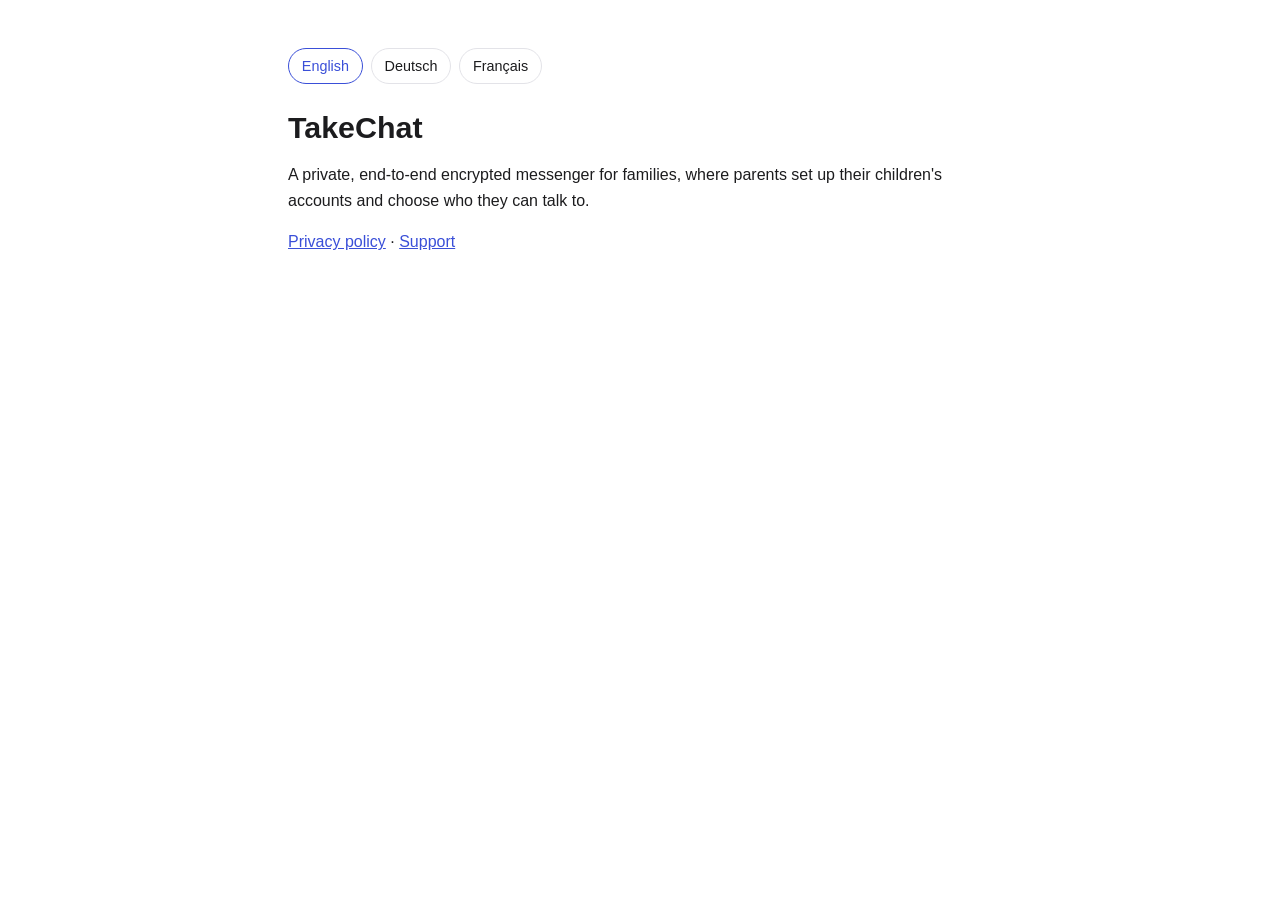
<file: site/index.html>
<!doctype html>
<!--
  TakeChat public home page: a short introduction and the links to the privacy policy and support.
  Every change updates English, German and French together (README.md, "Languages").
-->
<html lang="en">
<head>
  <meta charset="utf-8">
  <meta name="viewport" content="width=device-width, initial-scale=1">
  <title>TakeChat</title>
  <meta name="description" content="TakeChat, the private messenger for families. English, Deutsch, Français.">
  <link rel="stylesheet" href="style.css">
</head>
<body>
<main>
  <nav class="lang" aria-label="Language">
    <a href="#en">English</a>
    <a href="#de">Deutsch</a>
    <a href="#fr">Français</a>
  </nav>
  <section lang="en">
    <h1>TakeChat</h1>
    <p>A private, end-to-end encrypted messenger for families, where parents set up their children's accounts
      and choose who they can talk to.</p>
    <p><a href="privacy/#en">Privacy policy</a> · <a href="support/#en">Support</a></p>
  </section>
  <section lang="de">
    <h1>TakeChat</h1>
    <p>Ein privater, Ende-zu-Ende-verschlüsselter Messenger für Familien, in dem Eltern die Konten ihrer Kinder
      einrichten und festlegen, mit wem sie schreiben können.</p>
    <p><a href="privacy/#de">Datenschutzerklärung</a> · <a href="support/#de">Support</a></p>
  </section>
  <section lang="fr">
    <h1>TakeChat</h1>
    <p>Une messagerie privée, chiffrée de bout en bout, pour les familles : les parents configurent les comptes de
      leurs enfants et choisissent avec qui ils peuvent échanger.</p>
    <p><a href="privacy/#fr">Politique de confidentialité</a> · <a href="support/#fr">Assistance</a></p>
  </section>
</main>
<script src="lang.js"></script>
</body>
</html>
</file>
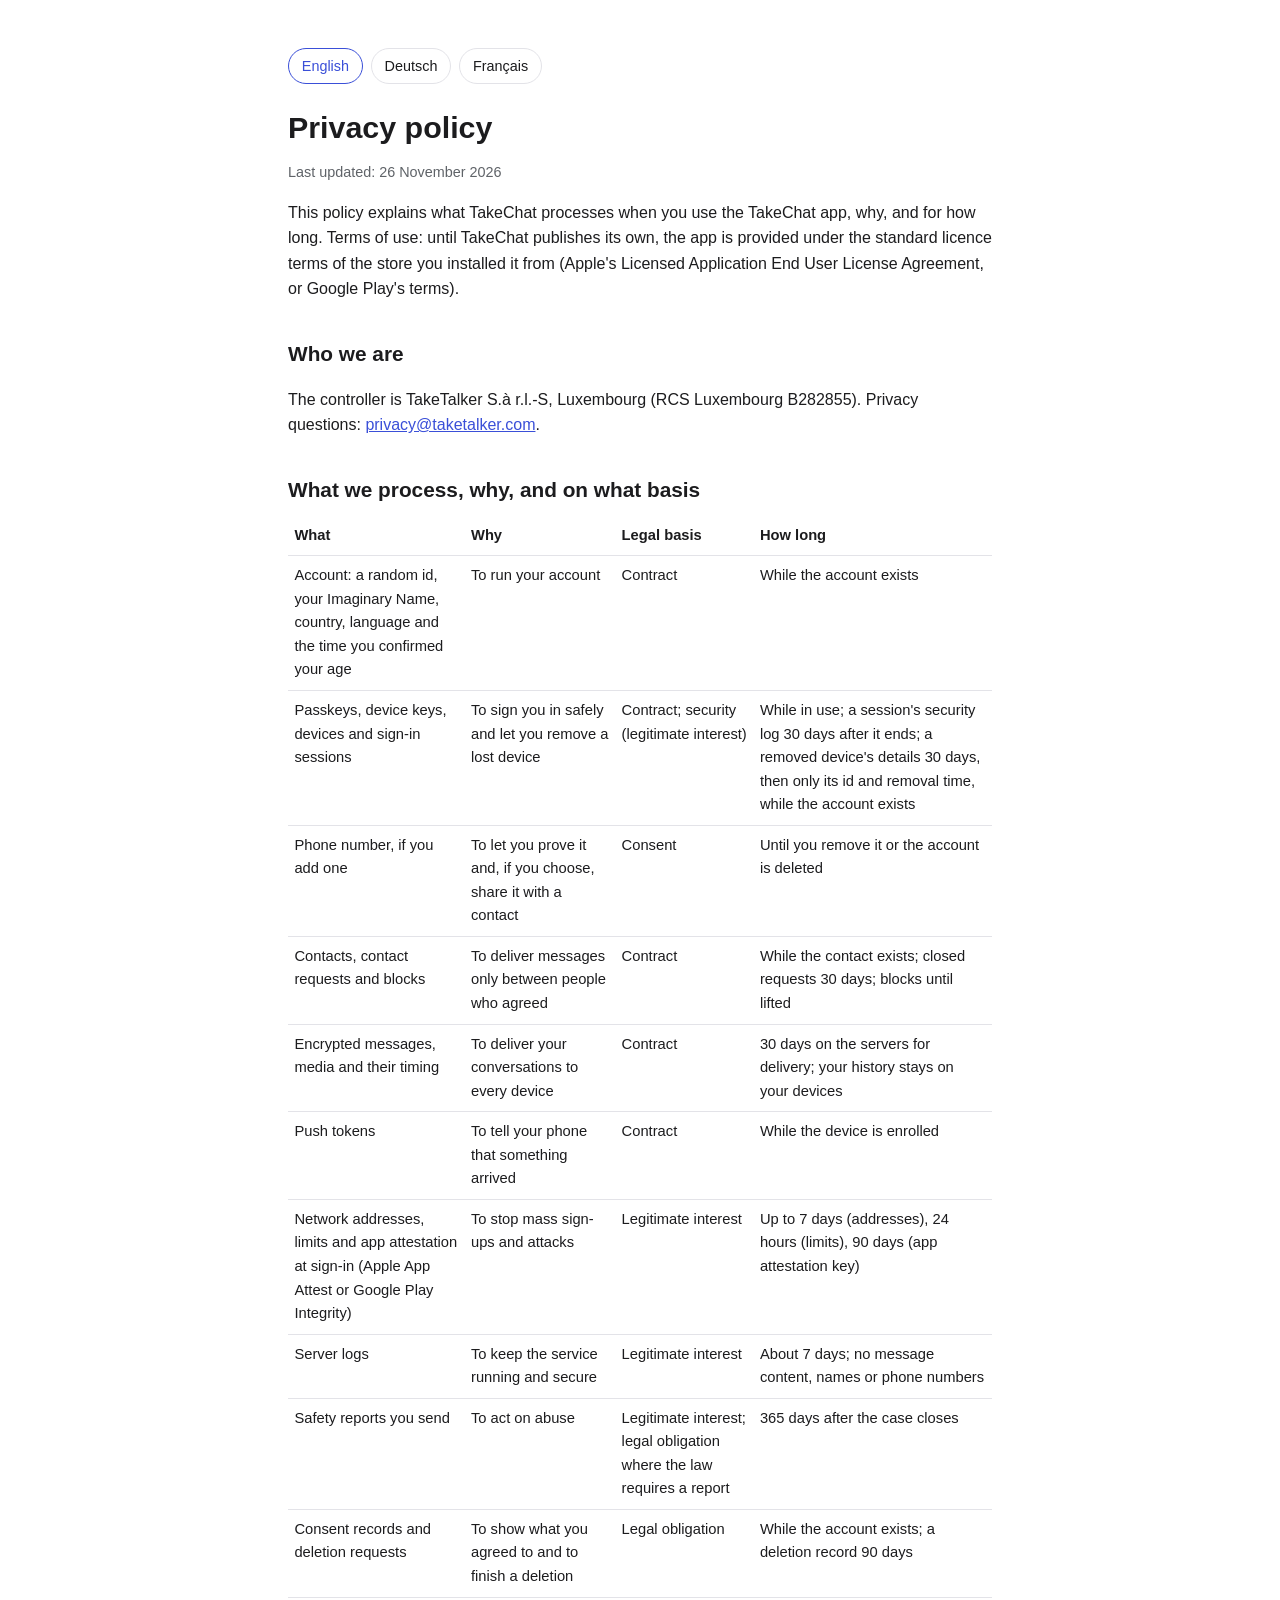
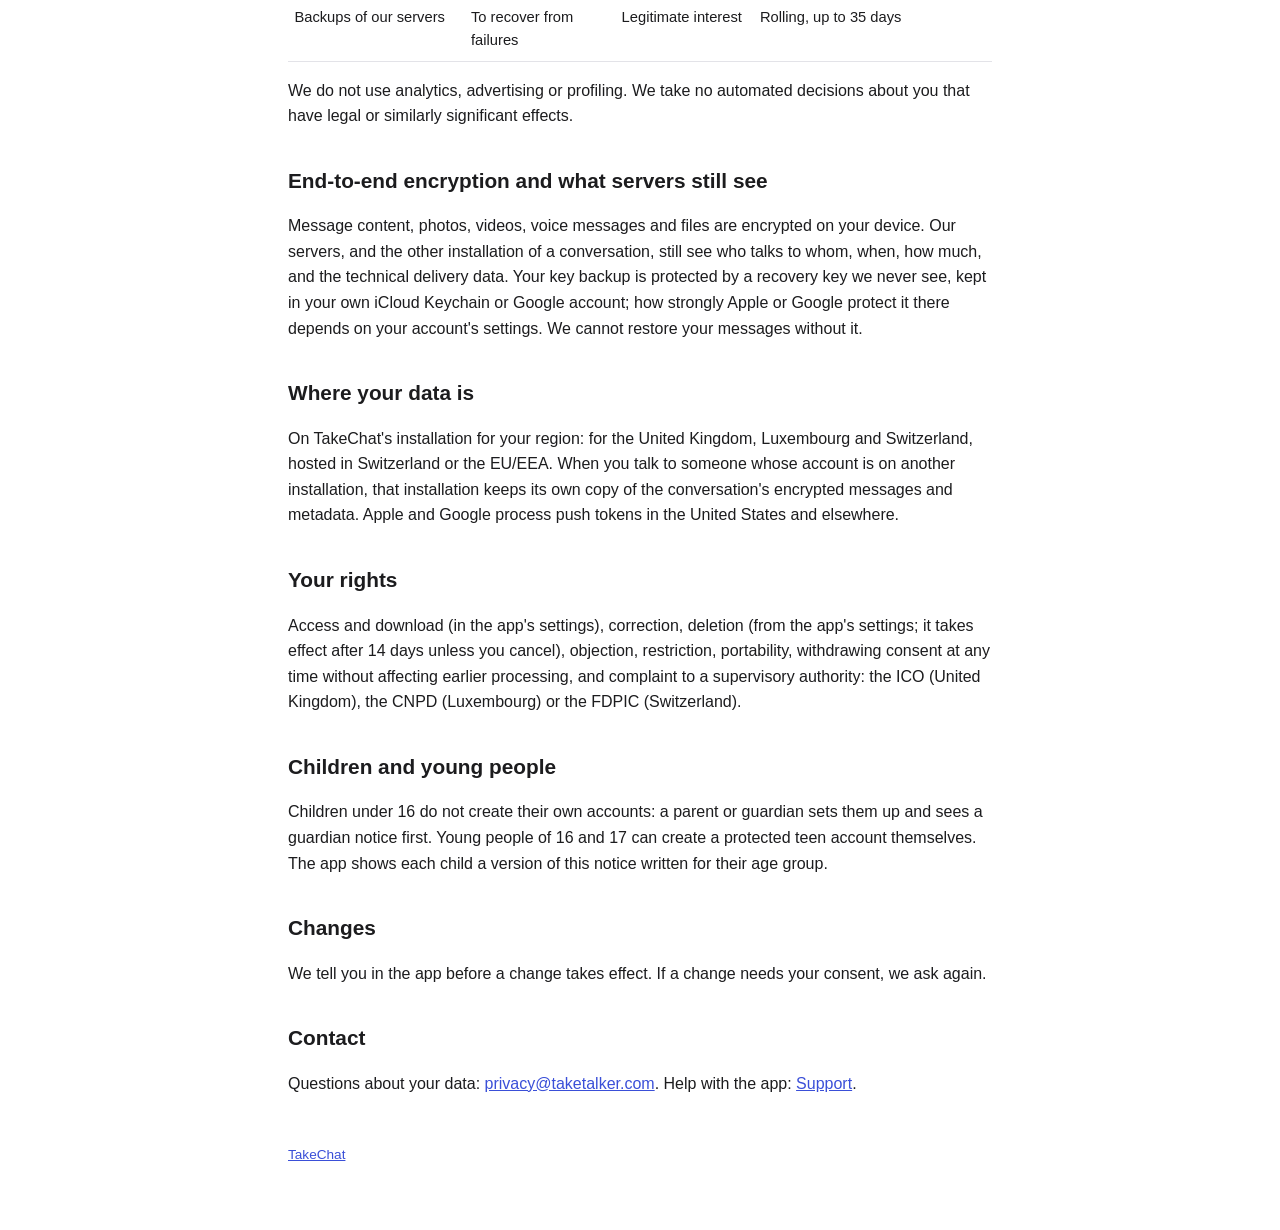
<file: site/privacy/index.html>
<!doctype html>
<!--
  TakeChat privacy policy, the page both apps open from Settings > Help & Feedback >
  Terms & Privacy Policy (TakeChat-Apps shared release/PublicPages.kt).
  Source text: TakeChat-Contracts docs/privacy/PRIVACY_NOTICES.md section 3 (adult notice, full),
  with its German and French drafts. Internal references (RDnn, Qnn) are left out here.
  Every change updates English, German and French together (README.md, "Languages").
  German uses "du" and never the sharp s; French uses "vous" (owner, 2026-11-21).
  Lines marked TO-FILL stop the deploy (scripts/check) until the owner supplies the facts.
-->
<html lang="en">
<head>
  <meta charset="utf-8">
  <meta name="viewport" content="width=device-width, initial-scale=1">
  <title>TakeChat privacy policy</title>
  <meta name="description" content="How TakeChat handles your data. English, Deutsch, Français.">
  <link rel="stylesheet" href="../style.css">
</head>
<body>
<main>
  <nav class="lang" aria-label="Language">
    <a href="#en">English</a>
    <a href="#de">Deutsch</a>
    <a href="#fr">Français</a>
  </nav>

  <section lang="en">
    <h1>Privacy policy</h1>
    <p class="updated">Last updated: 26 November 2026</p>
    <p>This policy explains what TakeChat processes when you use the TakeChat app, why, and for how long.
      Terms of use: until TakeChat publishes its own, the app is provided under the standard licence
      terms of the store you installed it from (Apple's Licensed Application End User License Agreement,
      or Google Play's terms).</p>

    <h2>Who we are</h2>
    <p>The controller is TakeTalker S.à r.l.-S, Luxembourg (RCS Luxembourg B282855). Privacy questions: <a href="mailto:privacy@taketalker.com">privacy@taketalker.com</a>.</p>

    <h2>What we process, why, and on what basis</h2>
    <table>
      <thead><tr><th>What</th><th>Why</th><th>Legal basis</th><th>How long</th></tr></thead>
      <tbody>
        <tr><td data-h="What">Account: a random id, your Imaginary Name, country, language and the time you confirmed your age</td><td data-h="Why">To run your account</td><td data-h="Legal basis">Contract</td><td data-h="How long">While the account exists</td></tr>
        <tr><td data-h="What">Passkeys, device keys, devices and sign-in sessions</td><td data-h="Why">To sign you in safely and let you remove a lost device</td><td data-h="Legal basis">Contract; security (legitimate interest)</td><td data-h="How long">While in use; a session's security log 30 days after it ends; a removed device's details 30 days, then only its id and removal time, while the account exists</td></tr>
        <tr><td data-h="What">Phone number, if you add one</td><td data-h="Why">To let you prove it and, if you choose, share it with a contact</td><td data-h="Legal basis">Consent</td><td data-h="How long">Until you remove it or the account is deleted</td></tr>
        <tr><td data-h="What">Contacts, contact requests and blocks</td><td data-h="Why">To deliver messages only between people who agreed</td><td data-h="Legal basis">Contract</td><td data-h="How long">While the contact exists; closed requests 30 days; blocks until lifted</td></tr>
        <tr><td data-h="What">Encrypted messages, media and their timing</td><td data-h="Why">To deliver your conversations to every device</td><td data-h="Legal basis">Contract</td><td data-h="How long">30 days on the servers for delivery; your history stays on your devices</td></tr>
        <tr><td data-h="What">Push tokens</td><td data-h="Why">To tell your phone that something arrived</td><td data-h="Legal basis">Contract</td><td data-h="How long">While the device is enrolled</td></tr>
        <tr><td data-h="What">Network addresses, limits and app attestation at sign-in (Apple App Attest or Google Play Integrity)</td><td data-h="Why">To stop mass sign-ups and attacks</td><td data-h="Legal basis">Legitimate interest</td><td data-h="How long">Up to 7 days (addresses), 24 hours (limits), 90 days (app attestation key)</td></tr>
        <tr><td data-h="What">Server logs</td><td data-h="Why">To keep the service running and secure</td><td data-h="Legal basis">Legitimate interest</td><td data-h="How long">About 7 days; no message content, names or phone numbers</td></tr>
        <tr><td data-h="What">Safety reports you send</td><td data-h="Why">To act on abuse</td><td data-h="Legal basis">Legitimate interest; legal obligation where the law requires a report</td><td data-h="How long">365 days after the case closes</td></tr>
        <tr><td data-h="What">Consent records and deletion requests</td><td data-h="Why">To show what you agreed to and to finish a deletion</td><td data-h="Legal basis">Legal obligation</td><td data-h="How long">While the account exists; a deletion record 90 days</td></tr>
        <tr><td data-h="What">Backups of our servers</td><td data-h="Why">To recover from failures</td><td data-h="Legal basis">Legitimate interest</td><td data-h="How long">Rolling, up to 35 days</td></tr>
      </tbody>
    </table>
    <p>We do not use analytics, advertising or profiling. We take no automated decisions about you that have
      legal or similarly significant effects.</p>

    <h2>End-to-end encryption and what servers still see</h2>
    <p>Message content, photos, videos, voice messages and files are encrypted on your device. Our servers,
      and the other installation of a conversation, still see who talks to whom, when, how much, and the
      technical delivery data. Your key backup is protected by a recovery key we never see, kept in your own
      iCloud Keychain or Google account; how strongly Apple or Google protect it there depends on your
      account's settings. We cannot restore your messages without it.</p>

    <h2>Where your data is</h2>
    <p>On TakeChat's installation for your region: for the United Kingdom, Luxembourg and Switzerland, hosted
      in Switzerland or the EU/EEA. When you talk to someone whose account is on another installation, that
      installation keeps its own copy of the conversation's encrypted messages and metadata. Apple and Google
      process push tokens in the United States and elsewhere.</p>

    <h2>Your rights</h2>
    <p>Access and download (in the app's settings), correction, deletion (from the app's settings; it takes
      effect after 14 days unless you cancel), objection, restriction, portability, withdrawing consent at any
      time without affecting earlier processing, and complaint to a supervisory authority: the ICO (United
      Kingdom), the CNPD (Luxembourg) or the FDPIC (Switzerland).</p>

    <h2>Children and young people</h2>
    <p>Children under 16 do not create their own accounts: a parent or guardian sets them up and sees a
      guardian notice first. Young people of 16 and 17 can create a protected teen account themselves. The app
      shows each child a version of this notice written for their age group.</p>

    <h2>Changes</h2>
    <p>We tell you in the app before a change takes effect. If a change needs your consent, we ask again.</p>

    <h2>Contact</h2>
    <p>Questions about your data: <a href="mailto:privacy@taketalker.com">privacy@taketalker.com</a>. Help with the app:
      <a href="../support/#en">Support</a>.</p>
  </section>

  <section lang="de">
    <h1>Datenschutzerklärung</h1>
    <p class="updated">Zuletzt aktualisiert: 26. November 2026</p>
    <p>Diese Erklärung beschreibt, was TakeChat bearbeitet, wenn du die TakeChat-App verwendest, wozu und wie
      lange. Nutzungsbedingungen: Bis TakeChat eigene veröffentlicht, gelten für die App die
      Standard-Lizenzbedingungen des Stores, aus dem du sie installiert hast (Apples Endbenutzer-Lizenzvertrag
      für lizenzierte Apps oder die Bedingungen von Google Play).</p>

    <h2>Wer wir sind</h2>
    <p>Verantwortlich ist TakeTalker S.à r.l.-S, Luxemburg (RCS Luxemburg B282855). Fragen zum Datenschutz: <a href="mailto:privacy@taketalker.com">privacy@taketalker.com</a>.</p>

    <h2>Was wir bearbeiten, wozu und auf welcher Grundlage</h2>
    <table>
      <thead><tr><th>Was</th><th>Wozu</th><th>Rechtsgrundlage</th><th>Wie lange</th></tr></thead>
      <tbody>
        <tr><td data-h="Was">Konto: eine zufällige Kennung, dein Fantasiename, Land, Sprache und der Zeitpunkt, zu dem du dein Alter bestätigt hast</td><td data-h="Wozu">Um dein Konto zu betreiben</td><td data-h="Rechtsgrundlage">Vertrag</td><td data-h="Wie lange">Solange das Konto besteht</td></tr>
        <tr><td data-h="Was">Passkeys, Geräteschlüssel, Geräte und Anmeldesitzungen</td><td data-h="Wozu">Um dich sicher anzumelden und dir das Entfernen eines verlorenen Geräts zu ermöglichen</td><td data-h="Rechtsgrundlage">Vertrag; Sicherheit (berechtigtes Interesse)</td><td data-h="Wie lange">Solange in Gebrauch; das Sicherheitsprotokoll einer Sitzung 30 Tage nach ihrem Ende; die Angaben eines entfernten Geräts 30 Tage, danach nur seine Kennung und der Zeitpunkt der Entfernung, solange das Konto besteht</td></tr>
        <tr><td data-h="Was">Telefonnummer, wenn du eine hinzufügst</td><td data-h="Wozu">Damit du sie bestätigen und, wenn du möchtest, mit einem Kontakt teilen kannst</td><td data-h="Rechtsgrundlage">Einwilligung</td><td data-h="Wie lange">Bis du sie entfernst oder das Konto gelöscht wird</td></tr>
        <tr><td data-h="Was">Kontakte, Kontaktanfragen und Blockierungen</td><td data-h="Wozu">Um Nachrichten nur zwischen Personen zuzustellen, die zugestimmt haben</td><td data-h="Rechtsgrundlage">Vertrag</td><td data-h="Wie lange">Solange der Kontakt besteht; abgeschlossene Anfragen 30 Tage; Blockierungen bis zur Aufhebung</td></tr>
        <tr><td data-h="Was">Verschlüsselte Nachrichten, Medien und ihre Zeitpunkte</td><td data-h="Wozu">Um deine Unterhaltungen auf jedes deiner Geräte zu bringen</td><td data-h="Rechtsgrundlage">Vertrag</td><td data-h="Wie lange">30 Tage auf den Servern zur Zustellung; dein Verlauf bleibt auf deinen Geräten</td></tr>
        <tr><td data-h="Was">Push-Tokens</td><td data-h="Wozu">Um deinem Handy mitzuteilen, dass etwas angekommen ist</td><td data-h="Rechtsgrundlage">Vertrag</td><td data-h="Wie lange">Solange das Gerät angemeldet ist</td></tr>
        <tr><td data-h="Was">Netzwerkadressen, Begrenzungen und App-Bestätigung bei der Anmeldung (Apple App Attest oder Google Play Integrity)</td><td data-h="Wozu">Um massenhafte Registrierungen und Angriffe zu verhindern</td><td data-h="Rechtsgrundlage">Berechtigtes Interesse</td><td data-h="Wie lange">Bis zu 7 Tage (Adressen), 24 Stunden (Begrenzungen), 90 Tage (Schlüssel der App-Bestätigung)</td></tr>
        <tr><td data-h="Was">Serverprotokolle</td><td data-h="Wozu">Um den Dienst funktionsfähig und sicher zu halten</td><td data-h="Rechtsgrundlage">Berechtigtes Interesse</td><td data-h="Wie lange">Etwa 7 Tage; keine Nachrichteninhalte, Namen oder Telefonnummern</td></tr>
        <tr><td data-h="Was">Sicherheitsmeldungen, die du sendest</td><td data-h="Wozu">Um gegen Missbrauch vorzugehen</td><td data-h="Rechtsgrundlage">Berechtigtes Interesse; rechtliche Pflicht, wo das Gesetz eine Meldung verlangt</td><td data-h="Wie lange">365 Tage nach Abschluss des Falls</td></tr>
        <tr><td data-h="Was">Einwilligungsnachweise und Löschanträge</td><td data-h="Wozu">Um zu belegen, worin du eingewilligt hast, und um eine Löschung abzuschliessen</td><td data-h="Rechtsgrundlage">Rechtliche Pflicht</td><td data-h="Wie lange">Solange das Konto besteht; ein Löschnachweis 90 Tage</td></tr>
        <tr><td data-h="Was">Sicherungen unserer Server</td><td data-h="Wozu">Um uns von Störungen zu erholen</td><td data-h="Rechtsgrundlage">Berechtigtes Interesse</td><td data-h="Wie lange">Fortlaufend, bis zu 35 Tage</td></tr>
      </tbody>
    </table>
    <p>Wir verwenden keine Analyse-, Werbe- oder Profiling-Dienste. Wir treffen über dich keine automatisierten
      Entscheidungen mit rechtlicher oder ähnlich erheblicher Wirkung.</p>

    <h2>Ende-zu-Ende-Verschlüsselung und was Server trotzdem sehen</h2>
    <p>Nachrichteninhalte, Fotos, Videos, Sprachnachrichten und Dateien werden auf deinem Gerät verschlüsselt.
      Unsere Server und die andere Installation einer Unterhaltung sehen trotzdem, wer mit wem kommuniziert,
      wann, wie viel, und die technischen Zustelldaten. Die Sicherung deiner Schlüssel ist durch einen
      Wiederherstellungsschlüssel geschützt, den wir nie sehen und der in deinem eigenen iCloud-Schlüsselbund
      oder Google-Konto liegt; wie stark Apple oder Google ihn dort schützen, hängt von den Einstellungen deines
      Kontos ab. Ohne ihn können wir deine Nachrichten nicht wiederherstellen.</p>

    <h2>Wo deine Daten liegen</h2>
    <p>Auf der TakeChat-Installation für deine Region: für das Vereinigte Königreich, Luxemburg und die Schweiz
      gehostet in der Schweiz oder im EU/EWR-Raum. Wenn du mit jemandem kommunizierst, dessen Konto auf einer
      anderen Installation liegt, speichert diese Installation eine eigene Kopie der verschlüsselten Nachrichten
      und Metadaten der Unterhaltung. Apple und Google bearbeiten Push-Tokens in den Vereinigten Staaten und
      anderswo.</p>

    <h2>Deine Rechte</h2>
    <p>Auskunft und Herunterladen (in den Einstellungen der App), Berichtigung, Löschung (in den Einstellungen
      der App; sie wird nach 14 Tagen wirksam, wenn du sie nicht abbrichst), Widerspruch, Einschränkung,
      Datenübertragbarkeit, Widerruf einer Einwilligung jederzeit, ohne dass die frühere Bearbeitung dadurch
      unrechtmässig wird, und Beschwerde bei einer Aufsichtsbehörde: dem ICO (Vereinigtes Königreich), der
      Nationalen Kommission für den Datenschutz CNPD (Luxemburg) oder dem Eidgenössischen Datenschutz- und
      Öffentlichkeitsbeauftragten EDÖB (Schweiz).</p>

    <h2>Kinder und Jugendliche</h2>
    <p>Kinder unter 16 Jahren erstellen ihr Konto nicht selbst: Ein Elternteil oder eine erziehungsberechtigte
      Person richtet es ein und sieht zuerst einen Hinweis für Erziehungsberechtigte. Jugendliche von 16 und 17
      Jahren können selbst ein geschütztes Jugendkonto erstellen. Die App zeigt jedem Kind eine Fassung dieser
      Erklärung, die für seine Altersgruppe geschrieben ist.</p>

    <h2>Änderungen</h2>
    <p>Wir informieren dich in der App, bevor eine Änderung wirksam wird. Braucht eine Änderung deine
      Einwilligung, fragen wir dich erneut.</p>

    <h2>Kontakt</h2>
    <p>Fragen zu deinen Daten: <a href="mailto:privacy@taketalker.com">privacy@taketalker.com</a>. Hilfe mit der App:
      <a href="../support/#de">Support</a>.</p>
  </section>

  <section lang="fr">
    <h1>Politique de confidentialité</h1>
    <p class="updated">Dernière mise à jour : 26 novembre 2026</p>
    <p>Cette politique explique ce que TakeChat traite lorsque vous utilisez l’application TakeChat, pourquoi et
      pendant combien de temps. Conditions d’utilisation : jusqu’à ce que TakeChat publie les siennes,
      l’application est fournie selon les conditions de licence standard de la boutique d’où vous l’avez
      installée (le contrat de licence utilisateur final d’Apple pour les applications sous licence, ou les
      conditions de Google Play).</p>

    <h2>Qui nous sommes</h2>
    <p>Le responsable du traitement est TakeTalker S.à r.l.-S, Luxembourg (RCS Luxembourg B282855). Questions
      sur la protection des données : <a href="mailto:privacy@taketalker.com">privacy@taketalker.com</a>.</p>

    <h2>Ce que nous traitons, pourquoi et sur quelle base</h2>
    <table>
      <thead><tr><th>Quoi</th><th>Pourquoi</th><th>Base juridique</th><th>Durée</th></tr></thead>
      <tbody>
        <tr><td data-h="Quoi">Compte : un identifiant aléatoire, votre nom imaginaire, pays, langue et le moment où vous avez confirmé votre âge</td><td data-h="Pourquoi">Pour faire fonctionner votre compte</td><td data-h="Base juridique">Contrat</td><td data-h="Durée">Tant que le compte existe</td></tr>
        <tr><td data-h="Quoi">Clés d’accès, clés d’appareil, appareils et sessions de connexion</td><td data-h="Pourquoi">Pour vous connecter en toute sécurité et vous permettre de retirer un appareil perdu</td><td data-h="Base juridique">Contrat ; sécurité (intérêt légitime)</td><td data-h="Durée">Tant qu’ils sont utilisés ; le journal de sécurité d’une session 30 jours après sa fin ; les données d’un appareil retiré 30 jours, puis seulement son identifiant et la date du retrait, tant que le compte existe</td></tr>
        <tr><td data-h="Quoi">Numéro de téléphone, si vous en ajoutez un</td><td data-h="Pourquoi">Pour vous permettre de le confirmer et, si vous le souhaitez, de le partager avec un contact</td><td data-h="Base juridique">Consentement</td><td data-h="Durée">Jusqu’à ce que vous le retiriez ou que le compte soit supprimé</td></tr>
        <tr><td data-h="Quoi">Contacts, demandes de contact et blocages</td><td data-h="Pourquoi">Pour ne transmettre des messages qu’entre des personnes qui l’ont accepté</td><td data-h="Base juridique">Contrat</td><td data-h="Durée">Tant que le contact existe ; demandes clôturées 30 jours ; blocages jusqu’à leur levée</td></tr>
        <tr><td data-h="Quoi">Messages chiffrés, médias et leur horodatage</td><td data-h="Pourquoi">Pour transmettre vos conversations à chacun de vos appareils</td><td data-h="Base juridique">Contrat</td><td data-h="Durée">30 jours sur les serveurs pour la transmission ; votre historique reste sur vos appareils</td></tr>
        <tr><td data-h="Quoi">Jetons de notification push</td><td data-h="Pourquoi">Pour signaler à votre téléphone que quelque chose est arrivé</td><td data-h="Base juridique">Contrat</td><td data-h="Durée">Tant que l’appareil est enregistré</td></tr>
        <tr><td data-h="Quoi">Adresses réseau, limites et attestation de l’application à la connexion (Apple App Attest ou Google Play Integrity)</td><td data-h="Pourquoi">Pour empêcher les inscriptions en masse et les attaques</td><td data-h="Base juridique">Intérêt légitime</td><td data-h="Durée">Jusqu’à 7 jours (adresses), 24 heures (limites), 90 jours (clé d’attestation de l’application)</td></tr>
        <tr><td data-h="Quoi">Journaux des serveurs</td><td data-h="Pourquoi">Pour assurer le fonctionnement et la sécurité du service</td><td data-h="Base juridique">Intérêt légitime</td><td data-h="Durée">Environ 7 jours ; aucun contenu de message, nom ou numéro de téléphone</td></tr>
        <tr><td data-h="Quoi">Signalements que vous envoyez</td><td data-h="Pourquoi">Pour agir contre les abus</td><td data-h="Base juridique">Intérêt légitime ; obligation légale lorsque la loi exige un signalement</td><td data-h="Durée">365 jours après la clôture du dossier</td></tr>
        <tr><td data-h="Quoi">Preuves de consentement et demandes de suppression</td><td data-h="Pourquoi">Pour montrer ce que vous avez accepté et pour mener une suppression à terme</td><td data-h="Base juridique">Obligation légale</td><td data-h="Durée">Tant que le compte existe ; une trace de suppression 90 jours</td></tr>
        <tr><td data-h="Quoi">Sauvegardes de nos serveurs</td><td data-h="Pourquoi">Pour rétablir le service après une panne</td><td data-h="Base juridique">Intérêt légitime</td><td data-h="Durée">En continu, jusqu’à 35 jours</td></tr>
      </tbody>
    </table>
    <p>Nous n’utilisons ni outils d’analyse, ni publicité, ni profilage. Nous ne prenons à votre sujet aucune
      décision automatisée produisant des effets juridiques ou des effets similaires importants.</p>

    <h2>Chiffrement de bout en bout et ce que les serveurs voient encore</h2>
    <p>Le contenu des messages, les photos, vidéos, messages vocaux et fichiers sont chiffrés sur votre appareil.
      Nos serveurs et l’autre installation d’une conversation voient cependant qui communique avec qui, quand,
      combien, ainsi que les données techniques de transmission. La sauvegarde de vos clés est protégée par une
      clé de récupération que nous ne voyons jamais, conservée dans votre propre trousseau iCloud ou compte
      Google ; le niveau de protection qu’Apple ou Google lui accordent dépend des réglages de votre compte.
      Sans elle, nous ne pouvons pas restaurer vos messages.</p>

    <h2>Où se trouvent vos données</h2>
    <p>Sur l’installation TakeChat de votre région : pour le Royaume-Uni, le Luxembourg et la Suisse, hébergée en
      Suisse ou dans l’UE/EEE. Lorsque vous communiquez avec quelqu’un dont le compte se trouve sur une autre
      installation, celle-ci conserve sa propre copie des messages chiffrés et des métadonnées de la
      conversation. Apple et Google traitent les jetons de notification aux États-Unis et ailleurs.</p>

    <h2>Vos droits</h2>
    <p>Accès et téléchargement (dans les réglages de l’application), rectification, effacement (depuis les
      réglages de l’application ; il prend effet après 14 jours, sauf si vous l’annulez), opposition,
      limitation, portabilité, retrait du consentement à tout moment sans remettre en cause les traitements
      antérieurs, et réclamation auprès d’une autorité de contrôle : l’ICO (Royaume-Uni), la Commission nationale
      pour la protection des données CNPD (Luxembourg) ou le Préposé fédéral à la protection des données et à la
      transparence PFPDT (Suisse).</p>

    <h2>Enfants et adolescents</h2>
    <p>Les enfants de moins de 16 ans ne créent pas eux-mêmes leur compte : un parent ou un représentant légal le
      configure et voit d’abord une information destinée aux représentants légaux. Les jeunes de 16 et 17 ans
      peuvent créer eux-mêmes un compte adolescent protégé. L’application montre à chaque enfant une version de
      cette information écrite pour sa tranche d’âge.</p>

    <h2>Modifications</h2>
    <p>Nous vous informons dans l’application avant qu’une modification ne prenne effet. Si une modification
      requiert votre consentement, nous vous le redemandons.</p>

    <h2>Contact</h2>
    <p>Questions sur vos données : <a href="mailto:privacy@taketalker.com">privacy@taketalker.com</a>. Aide avec
      l’application : <a href="../support/#fr">Assistance</a>.</p>
  </section>

  <footer><a href="../">TakeChat</a></footer>
</main>
<script src="../lang.js"></script>
</body>
</html>
</file>
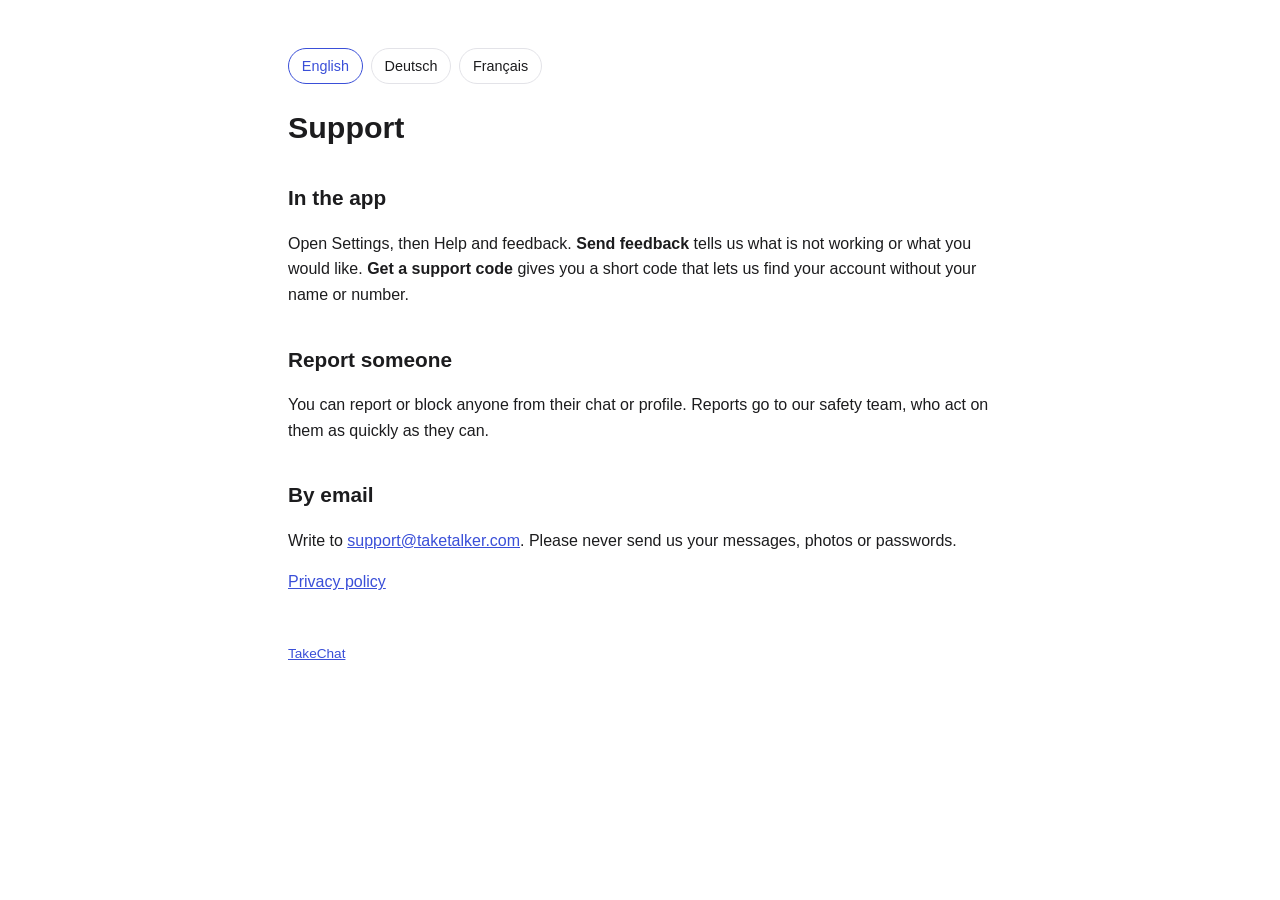
<file: site/support/index.html>
<!doctype html>
<!--
  TakeChat support page: the App Store and Play "support URL" and the published contact of App
  Store guideline 1.2 (TakeChat-Contracts docs/release/APP_REVIEW_SUBMISSION.md A9).
  Every change updates English, German and French together (README.md, "Languages").
  Lines marked TO-FILL stop the deploy (scripts/check) until the owner supplies the facts.
-->
<html lang="en">
<head>
  <meta charset="utf-8">
  <meta name="viewport" content="width=device-width, initial-scale=1">
  <title>TakeChat support</title>
  <meta name="description" content="Help with the TakeChat app. English, Deutsch, Français.">
  <link rel="stylesheet" href="../style.css">
</head>
<body>
<main>
  <nav class="lang" aria-label="Language">
    <a href="#en">English</a>
    <a href="#de">Deutsch</a>
    <a href="#fr">Français</a>
  </nav>

  <section lang="en">
    <h1>Support</h1>
    <h2>In the app</h2>
    <p>Open Settings, then Help and feedback. <strong>Send feedback</strong> tells us what is not working or
      what you would like. <strong>Get a support code</strong> gives you a short code that lets us find your
      account without your name or number.</p>
    <h2>Report someone</h2>
    <p>You can report or block anyone from their chat or profile. Reports go to our safety team, who act on
      them as quickly as they can.</p>
    <h2>By email</h2>
    <p>Write to <a href="mailto:support@taketalker.com">support@taketalker.com</a>. Please never send us your messages, photos or passwords.</p>
    <p><a href="../privacy/#en">Privacy policy</a></p>
  </section>

  <section lang="de">
    <h1>Support</h1>
    <h2>In der App</h2>
    <p>Öffne die Einstellungen und dann Hilfe und Feedback. Mit <strong>Feedback senden</strong> sagst du uns,
      was nicht funktioniert oder was du dir wünschst. <strong>Support-Code holen</strong> gibt dir einen
      kurzen Code, mit dem wir dein Konto ohne deinen Namen oder deine Nummer finden.</p>
    <h2>Jemanden melden</h2>
    <p>Du kannst jede Person in ihrem Chat oder Profil melden oder blockieren. Meldungen gehen an unser
      Sicherheitsteam, das sie so schnell wie möglich bearbeitet.</p>
    <h2>Per E-Mail</h2>
    <p>Schreib an <a href="mailto:support@taketalker.com">support@taketalker.com</a>. Schick uns bitte nie deine Nachrichten, Fotos oder Passwörter.</p>
    <p><a href="../privacy/#de">Datenschutzerklärung</a></p>
  </section>

  <section lang="fr">
    <h1>Assistance</h1>
    <h2>Dans l’application</h2>
    <p>Ouvrez les Réglages, puis Aide et avis. <strong>Envoyer un avis</strong> nous indique ce
      qui ne fonctionne pas ou ce que vous aimeriez. <strong>Obtenir un code d’assistance</strong> vous donne un
      code court qui nous permet de trouver votre compte sans votre nom ni votre numéro.</p>
    <h2>Signaler quelqu’un</h2>
    <p>Vous pouvez signaler ou bloquer n’importe qui depuis sa discussion ou son profil. Les signalements sont
      transmis à notre équipe de sécurité, qui les traite le plus rapidement possible.</p>
    <h2>Par e-mail</h2>
    <p>Écrivez à <a href="mailto:support@taketalker.com">support@taketalker.com</a>. Ne nous envoyez jamais vos messages, photos ou mots de passe.</p>
    <p><a href="../privacy/#fr">Politique de confidentialité</a></p>
  </section>

  <footer><a href="../">TakeChat</a></footer>
</main>
<script src="../lang.js"></script>
</body>
</html>
</file>
<file: site/style.css>
/* TakeChat public pages: one stylesheet for every page (README.md, "Pages"). Light and dark follow
   the reader's system setting; text sizes follow the browser's, so readers can enlarge them. */
:root {
  --bg: #ffffff;
  --text: #1c1c1e;
  --muted: #5f6368;
  --line: #e3e3e8;
  --accent: #3a4fd8;
  --note-bg: #fff6e0;
}
@media (prefers-color-scheme: dark) {
  :root {
    --bg: #111113;
    --text: #f2f2f5;
    --muted: #a6a6ad;
    --line: #2c2c31;
    --accent: #8f9dff;
    --note-bg: #3a3218;
  }
}
* { box-sizing: border-box; }
body {
  margin: 0;
  background: var(--bg);
  color: var(--text);
  font: 1rem/1.6 -apple-system, BlinkMacSystemFont, "Segoe UI", Roboto, Helvetica, Arial, sans-serif;
}
main { max-width: 46rem; margin: 0 auto; padding: 2rem 1rem 4rem; }
a { color: var(--accent); }
h1 { font-size: 1.9rem; line-height: 1.25; margin: 0 0 .5rem; }
h2 { font-size: 1.3rem; margin: 2.2rem 0 .6rem; }
h3 { font-size: 1.05rem; margin: 1.6rem 0 .4rem; }
.updated, .muted { color: var(--muted); font-size: .9rem; }
nav.lang { display: flex; gap: .5rem; flex-wrap: wrap; margin: 1rem 0 1.5rem; }
nav.lang a {
  padding: .35rem .8rem; border: 1px solid var(--line); border-radius: 999px; text-decoration: none;
  color: var(--text); font-size: .9rem;
}
nav.lang a[aria-current="true"] { border-color: var(--accent); color: var(--accent); }
section[lang] + section[lang] { border-top: 1px solid var(--line); margin-top: 3rem; padding-top: 1rem; }
/* With lang.js one language shows at a time, so the separators between them go. */
html.js section[lang] { border-top: 0; margin-top: 0; padding-top: 0; }
table { width: 100%; border-collapse: collapse; font-size: .92rem; }
th, td { text-align: left; vertical-align: top; padding: .5rem .4rem; border-bottom: 1px solid var(--line); }
th { font-weight: 600; }
.note { background: var(--note-bg); padding: .8rem 1rem; border-radius: .6rem; }
footer { margin-top: 3rem; color: var(--muted); font-size: .85rem; }
@media (max-width: 40rem) {
  /* Narrow screens: each row of a table becomes a small card, so nothing scrolls sideways. */
  table, thead, tbody, tr, th, td { display: block; }
  thead { display: none; }
  tr { border-bottom: 1px solid var(--line); padding: .5rem 0; }
  td { border: 0; padding: .15rem 0; }
  td::before { content: attr(data-h) ": "; font-weight: 600; }
}
</file>
